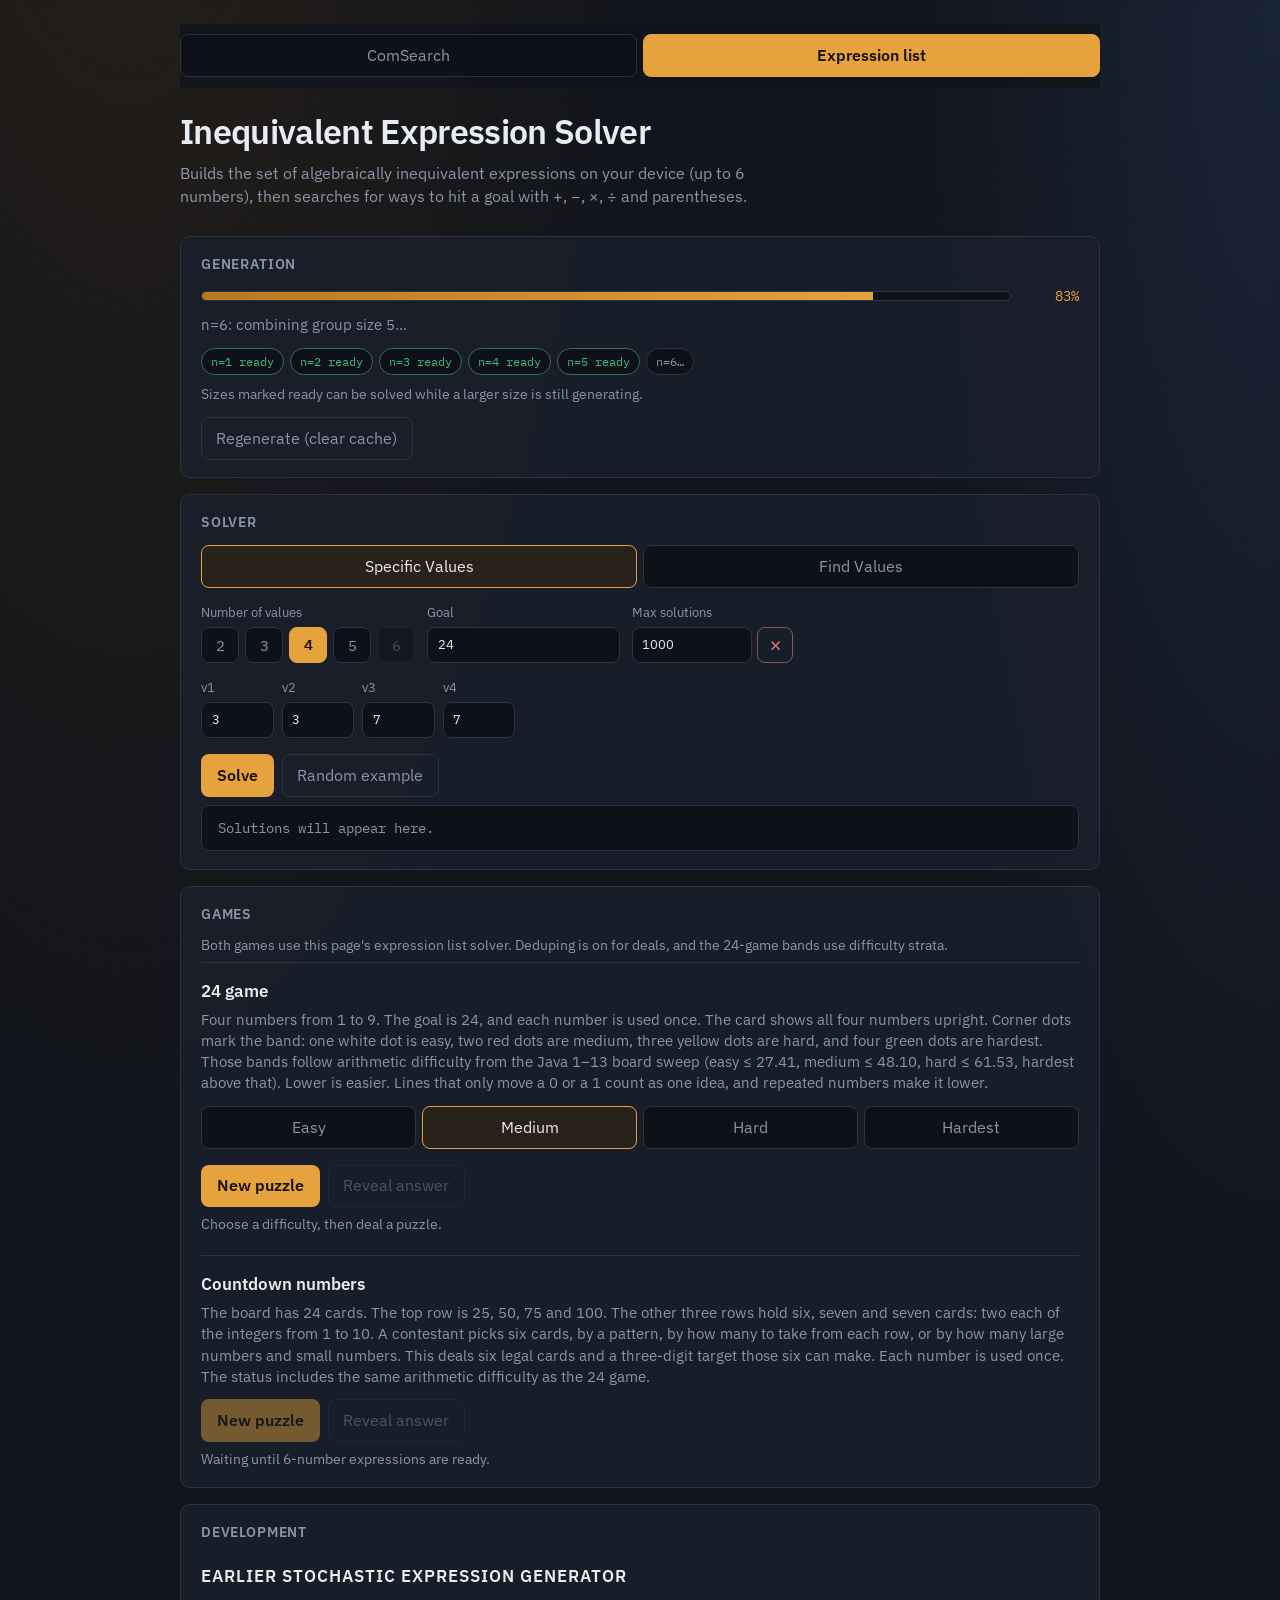
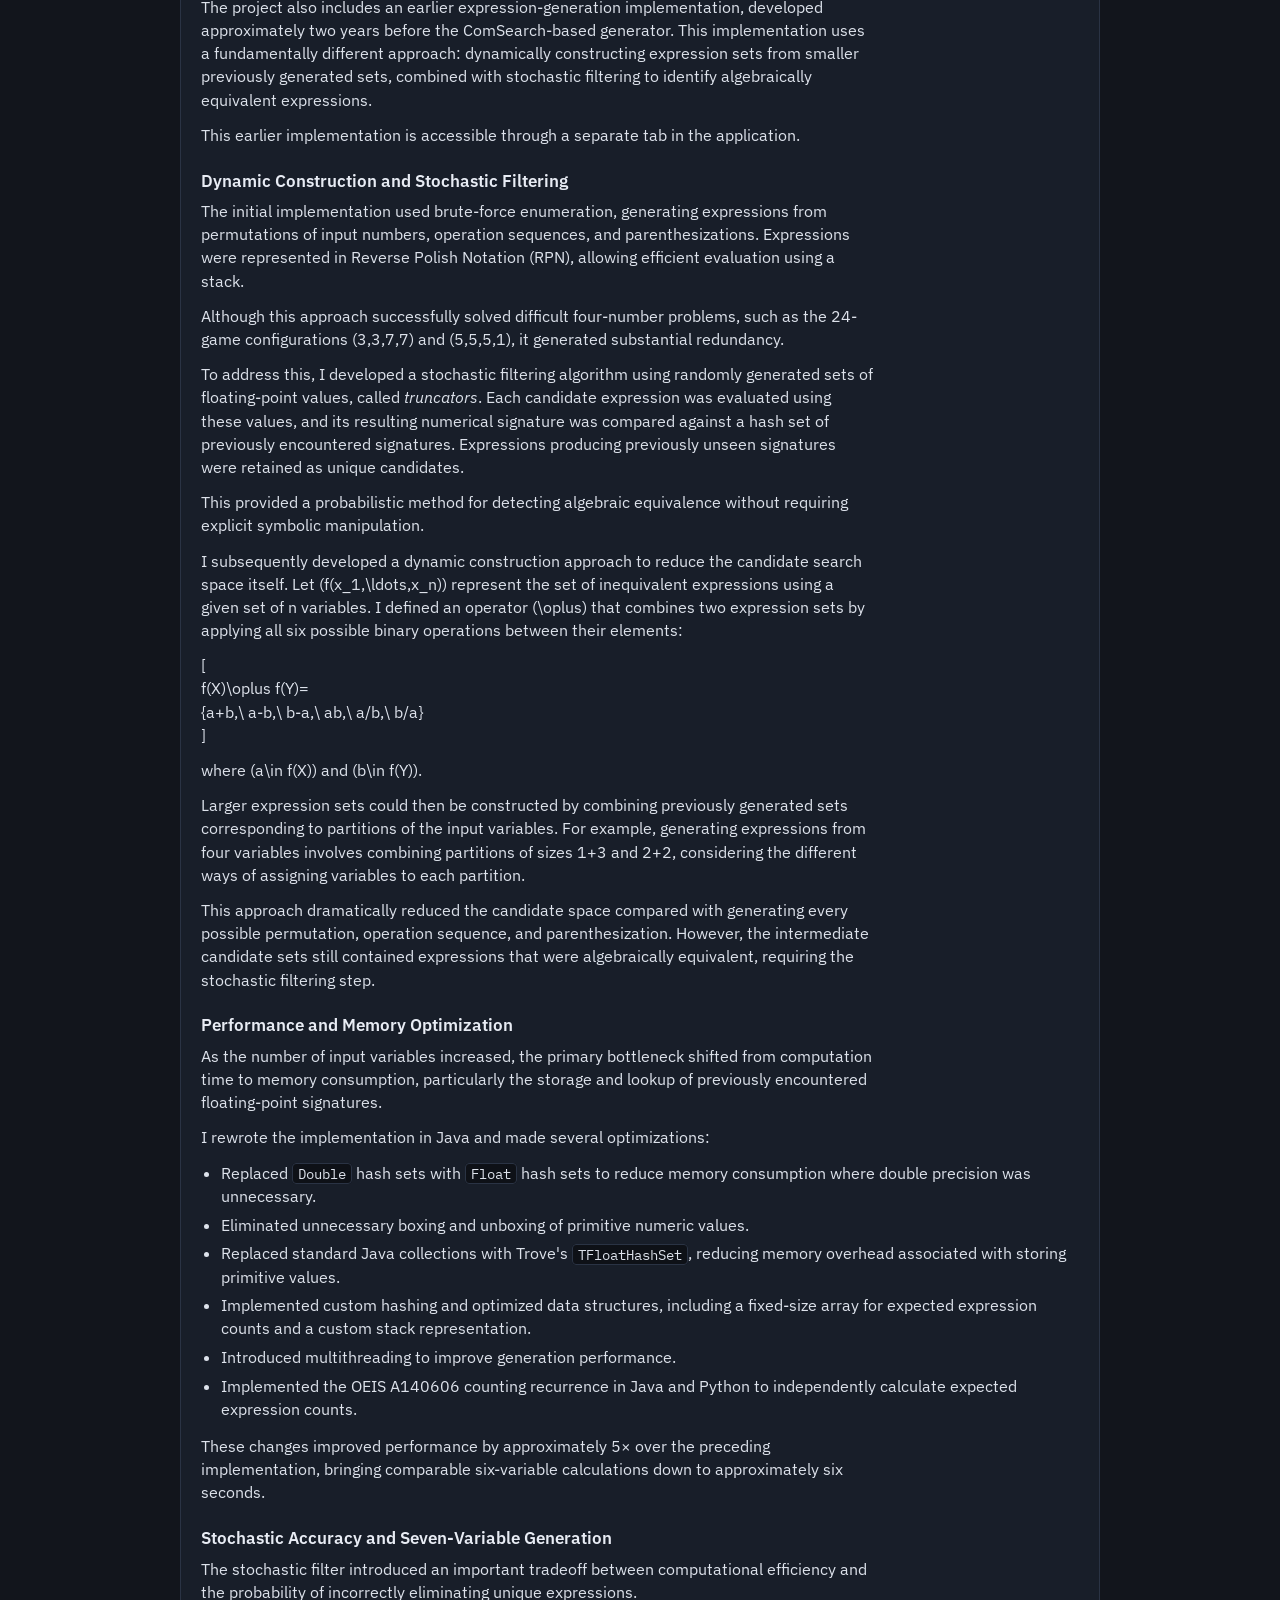
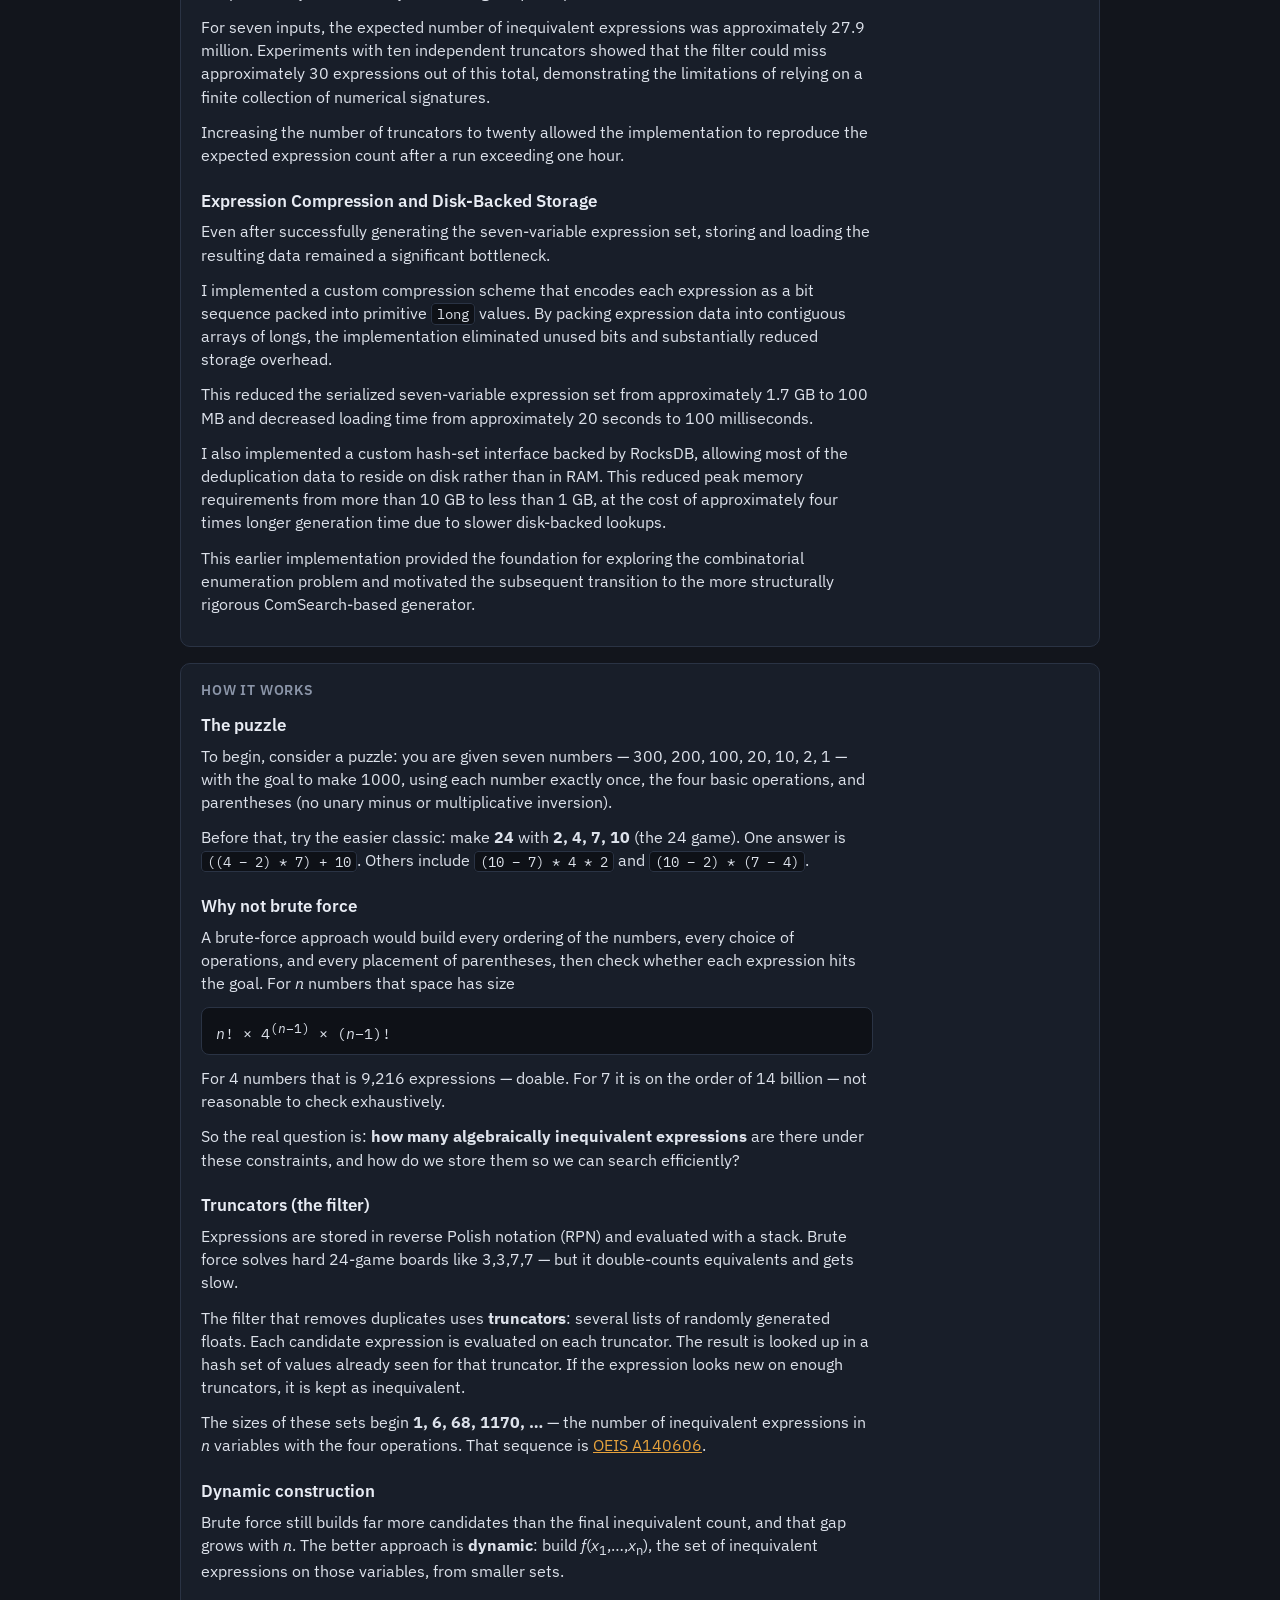
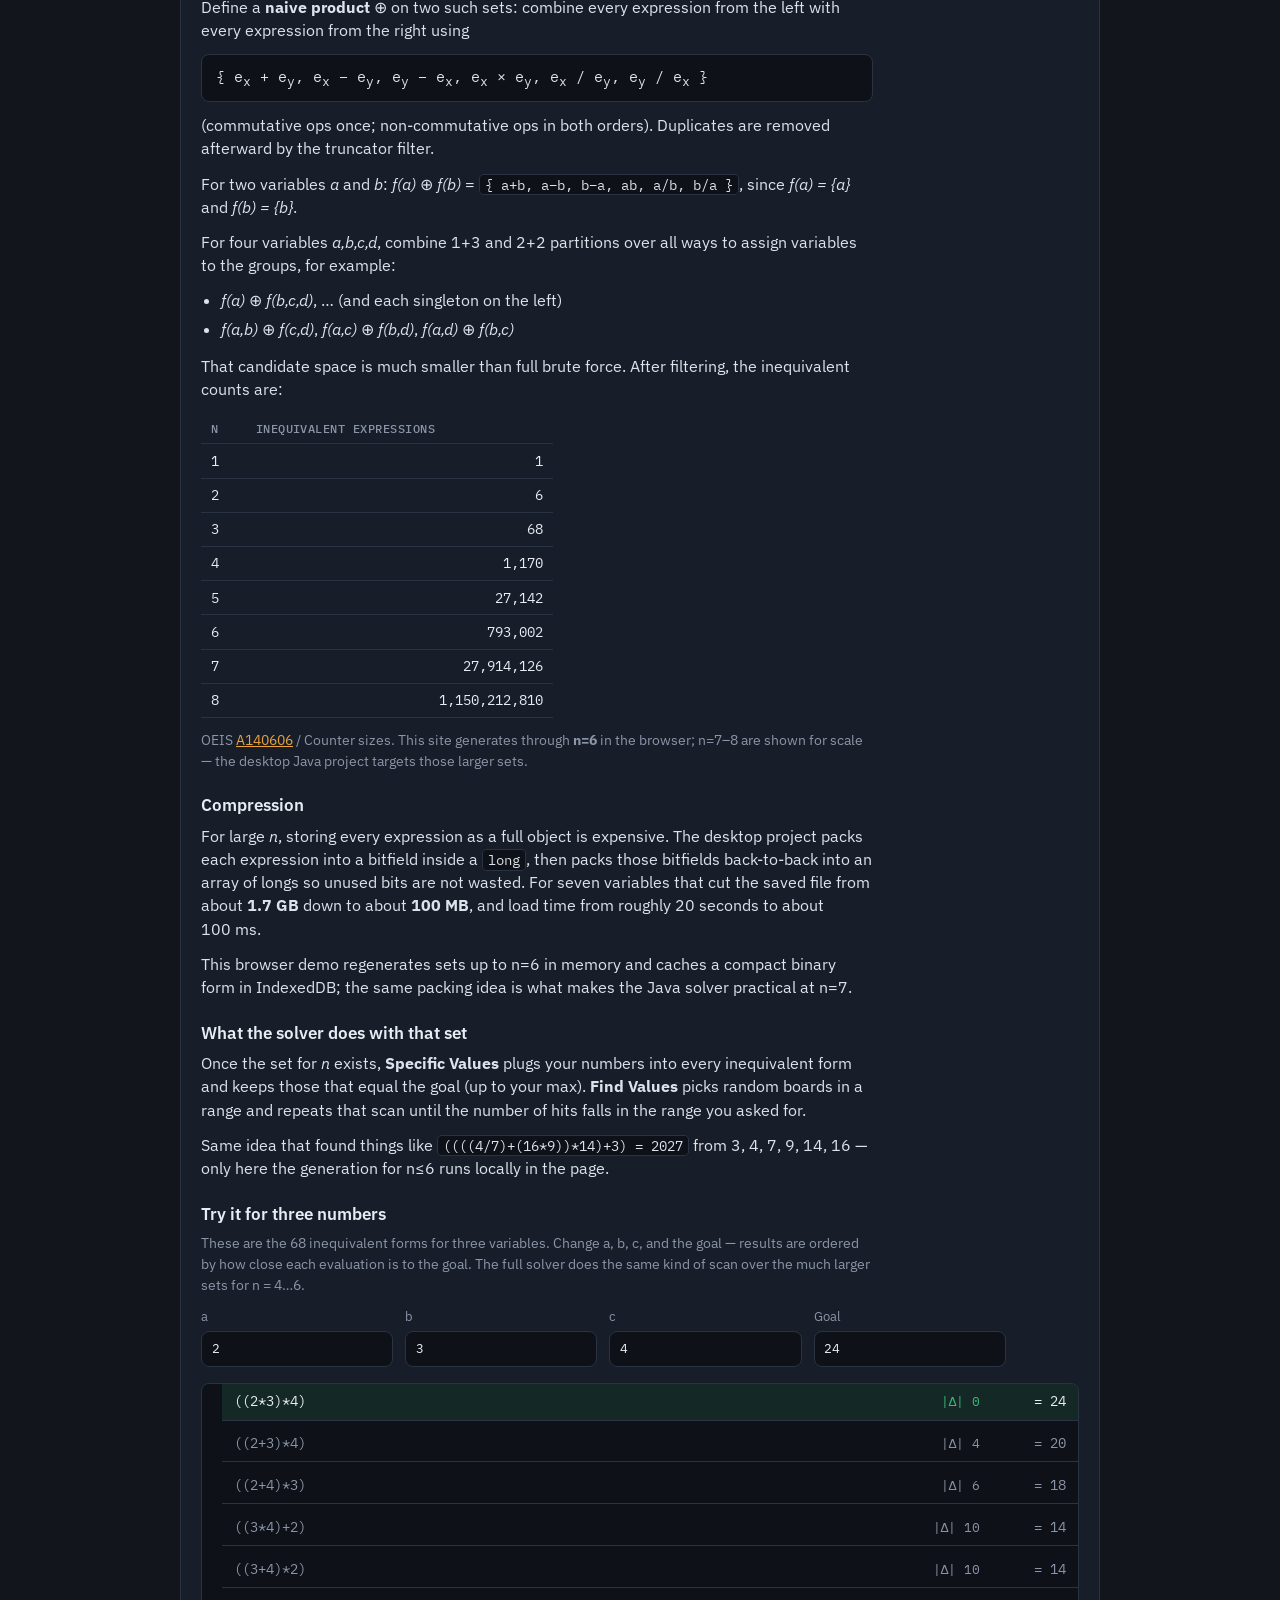
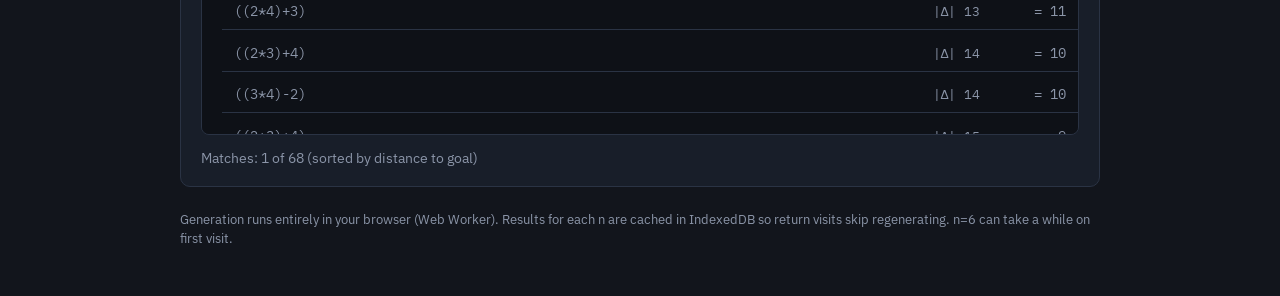
<file: web/index.html>
<!DOCTYPE html>
<html lang="en">
  <head>
    <meta charset="UTF-8" />
    <meta name="viewport" content="width=device-width, initial-scale=1" />
    <title>Inequivalent Expression Solver</title>
    <link rel="preconnect" href="https://fonts.googleapis.com" />
    <link rel="preconnect" href="https://fonts.gstatic.com" crossorigin />
    <link
      href="https://fonts.googleapis.com/css2?family=IBM+Plex+Mono:wght@400;500&family=IBM+Plex+Sans:wght@400;500;600&family=Lilita+One&display=swap"
      rel="stylesheet"
    />
    <link rel="stylesheet" href="./styles.css" />
  </head>
  <body>
    <div class="shell">
      <nav class="solver-tabs" aria-label="Solvers">
        <a href="./comsearch.html">ComSearch</a>
        <a href="./index.html" aria-current="page">Expression list</a>
      </nav>
      <header class="hero">
        <h1>Inequivalent Expression Solver</h1>
        <p>
          Builds the set of algebraically inequivalent expressions on your device (up to 6
          numbers), then searches for ways to hit a goal with +, −, ×, ÷ and parentheses.
        </p>
      </header>

      <section class="panel" aria-labelledby="gen-heading">
        <h2 id="gen-heading">Generation</h2>
        <div class="progress-row">
          <div class="bar" aria-hidden="true"><span id="progressFill"></span></div>
          <div class="pct" id="progressPct">0%</div>
        </div>
        <div class="status-line" id="statusLine">Starting…</div>
        <div class="level-pills" id="levelPills"></div>
        <p class="hint">Sizes marked ready can be solved while a larger size is still generating.</p>
        <div class="actions">
          <button type="button" class="ghost" id="regenBtn">Regenerate (clear cache)</button>
        </div>
      </section>

      <section class="panel" aria-labelledby="solver-heading">
        <h2 id="solver-heading">Solver</h2>

        <div class="modes" role="tablist">
          <button type="button" class="active" id="modeSpecific" data-mode="specific">
            Specific Values
          </button>
          <button type="button" id="modeFind" data-mode="find">Find Values</button>
        </div>

        <div class="toolbar">
          <div class="field">
            <span class="field-label">Number of values</span>
            <div class="n-buttons" id="nButtons" role="group" aria-label="Number of values"></div>
          </div>
          <label class="field">
            Goal
            <input id="goal" type="text" inputmode="decimal" value="24" autocomplete="off" />
          </label>
          <div class="field">
            <span class="field-label">Max solutions</span>
            <span class="input-clear">
              <input id="maxSolutionsCap" type="text" inputmode="numeric" value="1000" autocomplete="off" placeholder="No limit" />
              <button type="button" class="clear-max" id="clearMaxSolutions" aria-label="Clear max solutions">×</button>
            </span>
          </div>
        </div>

        <div id="specificPanel">
          <div class="grid-values" id="valueFields"></div>
        </div>

        <div id="findPanel" class="hidden">
          <div class="row-2">
            <label class="field">
              Min value
              <input id="minValue" type="text" inputmode="numeric" value="1" autocomplete="off" />
            </label>
            <label class="field">
              Max value (exclusive)
              <input id="maxValue" type="text" inputmode="numeric" value="15" autocomplete="off" />
            </label>
            <label class="field">
              Min solutions (board)
              <input id="minSolutions" type="text" inputmode="numeric" value="1" autocomplete="off" />
            </label>
            <label class="field">
              Max solutions (board)
              <input id="maxSolutions" type="text" inputmode="numeric" value="50" autocomplete="off" />
            </label>
          </div>
        </div>

        <div class="actions">
          <button type="button" class="primary" id="runBtn" disabled>Solve</button>
          <button type="button" class="ghost" id="randomBtn" disabled>Random example</button>
        </div>
        <div class="meta" id="solveMeta"></div>
        <div class="results" id="results" aria-live="polite"></div>
      </section>

      <section class="panel games" id="games" aria-labelledby="games-heading"></section>

      <section class="panel" aria-labelledby="dev-heading">
        <h2 id="dev-heading">Development</h2>
        <div class="explain-body" id="development">Loading the development notes…</div>
      </section>

      <section class="panel explain" aria-labelledby="explain-heading">
        <h2 id="explain-heading">How it works</h2>

        <div class="explain-body">
          <h3>The puzzle</h3>
          <p>
            To begin, consider a puzzle: you are given seven numbers — 300, 200, 100, 20, 10, 2, 1 —
            with the goal to make 1000, using each number exactly once, the four basic operations, and
            parentheses (no unary minus or multiplicative inversion).
          </p>
          <p>
            Before that, try the easier classic: make <strong>24</strong> with
            <strong>2, 4, 7, 10</strong> (the 24 game). One answer is
            <code>((4 − 2) * 7) + 10</code>. Others include <code>(10 − 7) * 4 * 2</code> and
            <code>(10 − 2) * (7 − 4)</code>.
          </p>

          <h3>Why not brute force</h3>
          <p>
            A brute-force approach would build every ordering of the numbers, every choice of
            operations, and every placement of parentheses, then check whether each expression hits
            the goal. For <em>n</em> numbers that space has size
          </p>
          <p class="formula"><em>n</em>! × 4<sup>(<em>n</em>−1)</sup> × (<em>n</em>−1)!</p>
          <p>
            For 4 numbers that is 9,216 expressions — doable. For 7 it is on the order of 14 billion —
            not reasonable to check exhaustively.
          </p>
          <p>
            So the real question is:
            <strong>how many algebraically inequivalent expressions</strong> are there under these
            constraints, and how do we store them so we can search efficiently?
          </p>

          <h3>Truncators (the filter)</h3>
          <p>
            Expressions are stored in reverse Polish notation (RPN) and evaluated with a stack. Brute
            force solves hard 24-game boards like 3,3,7,7 — but it double-counts equivalents and gets
            slow.
          </p>
          <p>
            The filter that removes duplicates uses <strong>truncators</strong>: several lists of
            randomly generated floats. Each candidate expression is evaluated on each truncator. The
            result is looked up in a hash set of values already seen for that truncator. If the
            expression looks new on enough truncators, it is kept as inequivalent.
          </p>
          <p>
            The sizes of these sets begin <strong>1, 6, 68, 1170, …</strong> — the number of
            inequivalent expressions in <em>n</em> variables with the four operations. That sequence
            is
            <a href="https://oeis.org/A140606" rel="noopener noreferrer" target="_blank"
              >OEIS A140606</a
            >.
          </p>

          <h3>Dynamic construction</h3>
          <p>
            Brute force still builds far more candidates than the final inequivalent count, and that
            gap grows with <em>n</em>. The better approach is <strong>dynamic</strong>: build
            <em>f</em>(<em>x</em><sub>1</sub>,…,<em>x</em><sub>n</sub>), the set of inequivalent
            expressions on those variables, from smaller sets.
          </p>
          <p>
            Define a <strong>naive product</strong> ⊕ on two such sets: combine every expression from
            the left with every expression from the right using
          </p>
          <p class="formula">
            { e<sub>x</sub> + e<sub>y</sub>, e<sub>x</sub> − e<sub>y</sub>, e<sub>y</sub> −
            e<sub>x</sub>, e<sub>x</sub> × e<sub>y</sub>, e<sub>x</sub> / e<sub>y</sub>, e<sub>y</sub> /
            e<sub>x</sub> }
          </p>
          <p>
            (commutative ops once; non-commutative ops in both orders). Duplicates are removed
            afterward by the truncator filter.
          </p>
          <p>
            For two variables <em>a</em> and <em>b</em>:
            <em>f(a)</em> ⊕ <em>f(b)</em> =
            <code>{ a+b, a−b, b−a, ab, a/b, b/a }</code>, since <em>f(a) = {a}</em> and
            <em>f(b) = {b}</em>.
          </p>
          <p>
            For four variables <em>a,b,c,d</em>, combine 1+3 and 2+2 partitions over all ways to assign
            variables to the groups, for example:
          </p>
          <ul class="explain-list">
            <li><em>f(a)</em> ⊕ <em>f(b,c,d)</em>, … (and each singleton on the left)</li>
            <li>
              <em>f(a,b)</em> ⊕ <em>f(c,d)</em>, <em>f(a,c)</em> ⊕ <em>f(b,d)</em>,
              <em>f(a,d)</em> ⊕ <em>f(b,c)</em>
            </li>
          </ul>
          <p>
            That candidate space is much smaller than full brute force. After filtering, the
            inequivalent counts are:
          </p>

          <div class="table-wrap">
            <table class="count-table">
              <thead>
                <tr>
                  <th scope="col">n</th>
                  <th scope="col">Inequivalent expressions</th>
                </tr>
              </thead>
              <tbody>
                <tr><td>1</td><td>1</td></tr>
                <tr><td>2</td><td>6</td></tr>
                <tr><td>3</td><td>68</td></tr>
                <tr><td>4</td><td>1,170</td></tr>
                <tr><td>5</td><td>27,142</td></tr>
                <tr><td>6</td><td>793,002</td></tr>
                <tr><td>7</td><td>27,914,126</td></tr>
                <tr><td>8</td><td>1,150,212,810</td></tr>
              </tbody>
            </table>
          </div>
          <p class="explain-note">
            OEIS
            <a href="https://oeis.org/A140606" rel="noopener noreferrer" target="_blank">A140606</a>
            / Counter sizes. This site generates through <strong>n=6</strong> in the browser; n=7–8
            are shown for scale — the desktop Java project targets those larger sets.
          </p>

          <h3>Compression</h3>
          <p>
            For large <em>n</em>, storing every expression as a full object is expensive. The desktop
            project packs each expression into a bitfield inside a <code>long</code>, then packs those
            bitfields back-to-back into an array of longs so unused bits are not wasted. For seven
            variables that cut the saved file from about <strong>1.7&nbsp;GB</strong> down to about
            <strong>100&nbsp;MB</strong>, and load time from roughly 20 seconds to about 100&nbsp;ms.
          </p>
          <p>
            This browser demo regenerates sets up to n=6 in memory and caches a compact binary form in
            IndexedDB; the same packing idea is what makes the Java solver practical at n=7.
          </p>

          <h3>What the solver does with that set</h3>
          <p>
            Once the set for <em>n</em> exists, <strong>Specific Values</strong> plugs your numbers
            into every inequivalent form and keeps those that equal the goal (up to your max).
            <strong>Find Values</strong> picks random boards in a range and repeats that scan until
            the number of hits falls in the range you asked for.
          </p>
          <p>
            Same idea that found things like
            <code>((((4/7)+(16*9))*14)+3) = 2027</code> from 3, 4, 7, 9, 14, 16 — only here the
            generation for n≤6 runs locally in the page.
          </p>

          <h3>Try it for three numbers</h3>
          <p class="explain-note">
            These are the 68 inequivalent forms for three variables. Change a, b, c, and the goal —
            results are ordered by how close each evaluation is to the goal. The full solver does the
            same kind of scan over the much larger sets for n = 4…6.
          </p>

          <div class="toolbar demo-toolbar">
            <label class="field">
              a
              <input id="demoA" type="text" inputmode="decimal" value="2" autocomplete="off" />
            </label>
            <label class="field">
              b
              <input id="demoB" type="text" inputmode="decimal" value="3" autocomplete="off" />
            </label>
            <label class="field">
              c
              <input id="demoC" type="text" inputmode="decimal" value="4" autocomplete="off" />
            </label>
            <label class="field">
              Goal
              <input id="demoGoal" type="text" inputmode="decimal" value="24" autocomplete="off" />
            </label>
          </div>
          <ul class="demo-list" id="demoList" aria-live="polite"></ul>
          <div class="meta" id="demoMeta">Matches: 0 of 68</div>
        </div>
      </section>

      <footer class="note">
        Generation runs entirely in your browser (Web Worker). Results for each n are cached in
        IndexedDB so return visits skip regenerating. n=6 can take a while on first visit.
      </footer>
    </div>
    <script type="module" src="./main.js"></script>
  </body>
</html>
</file>
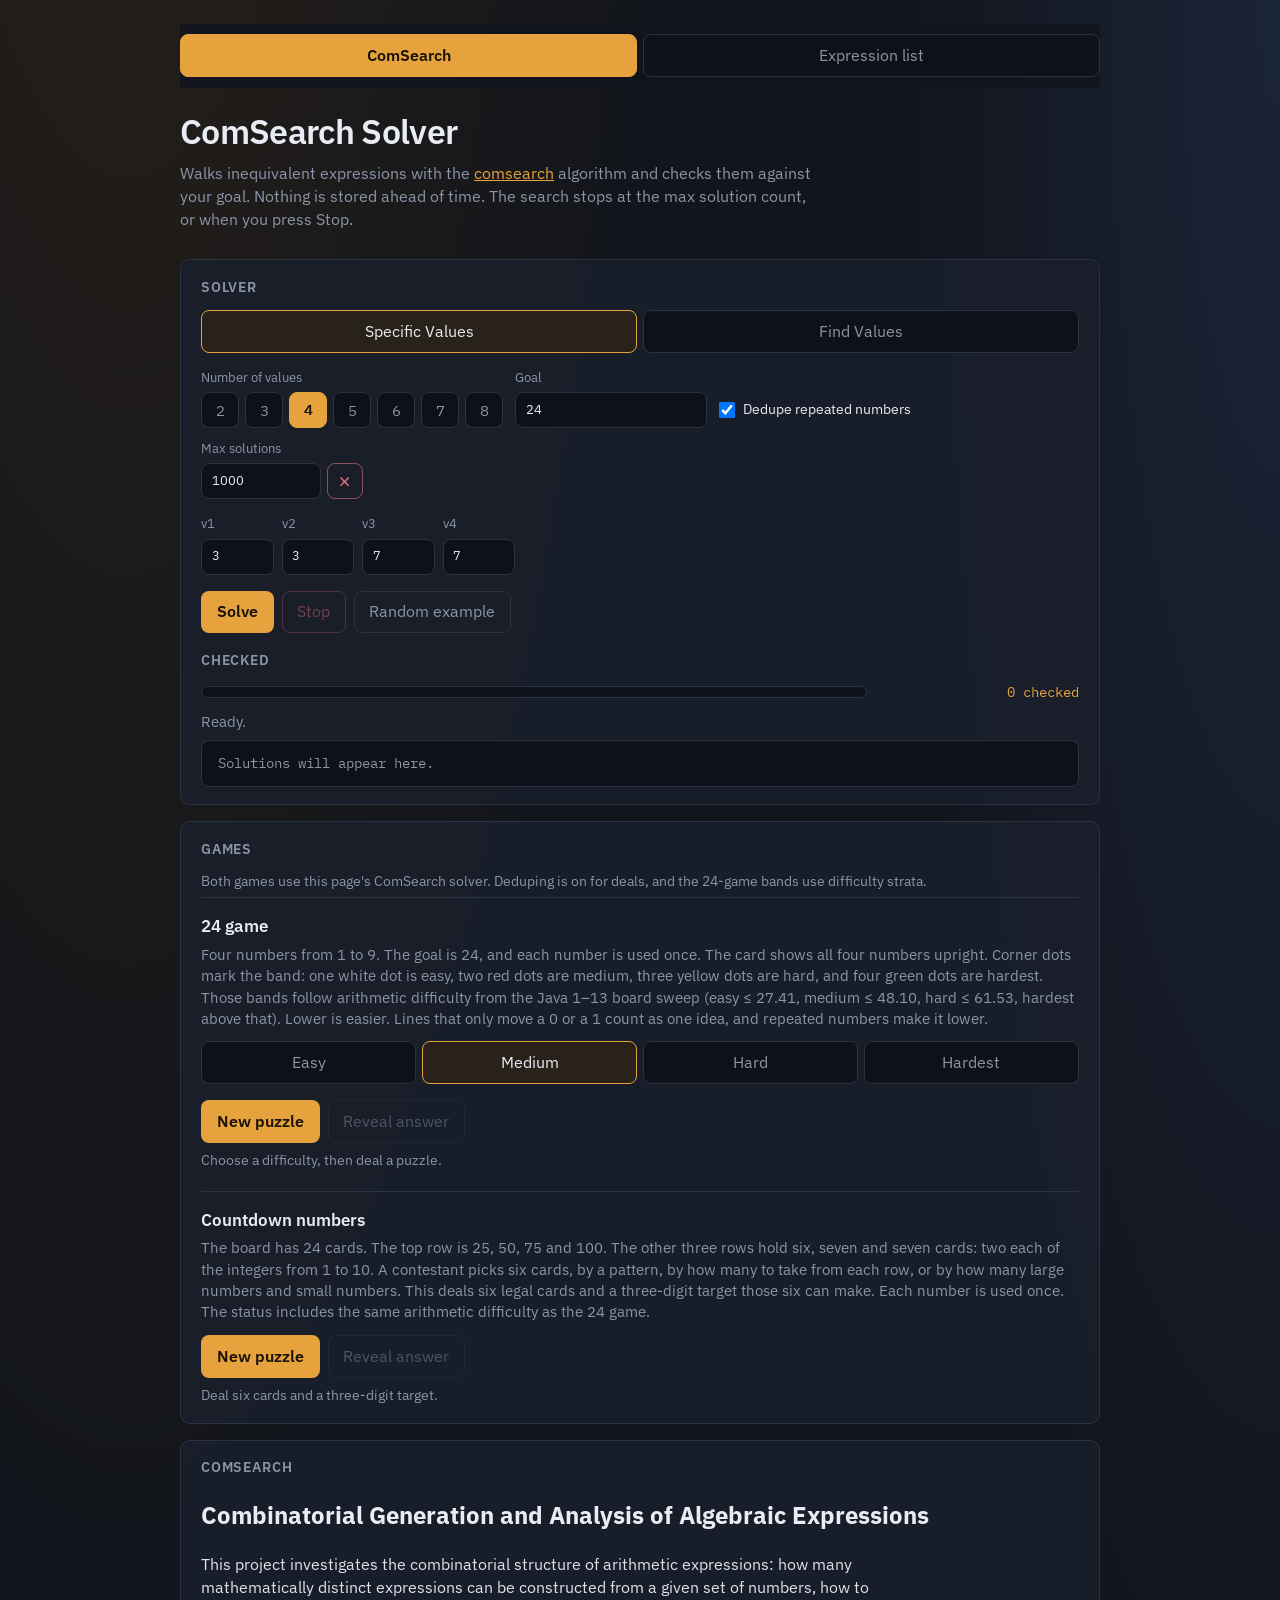
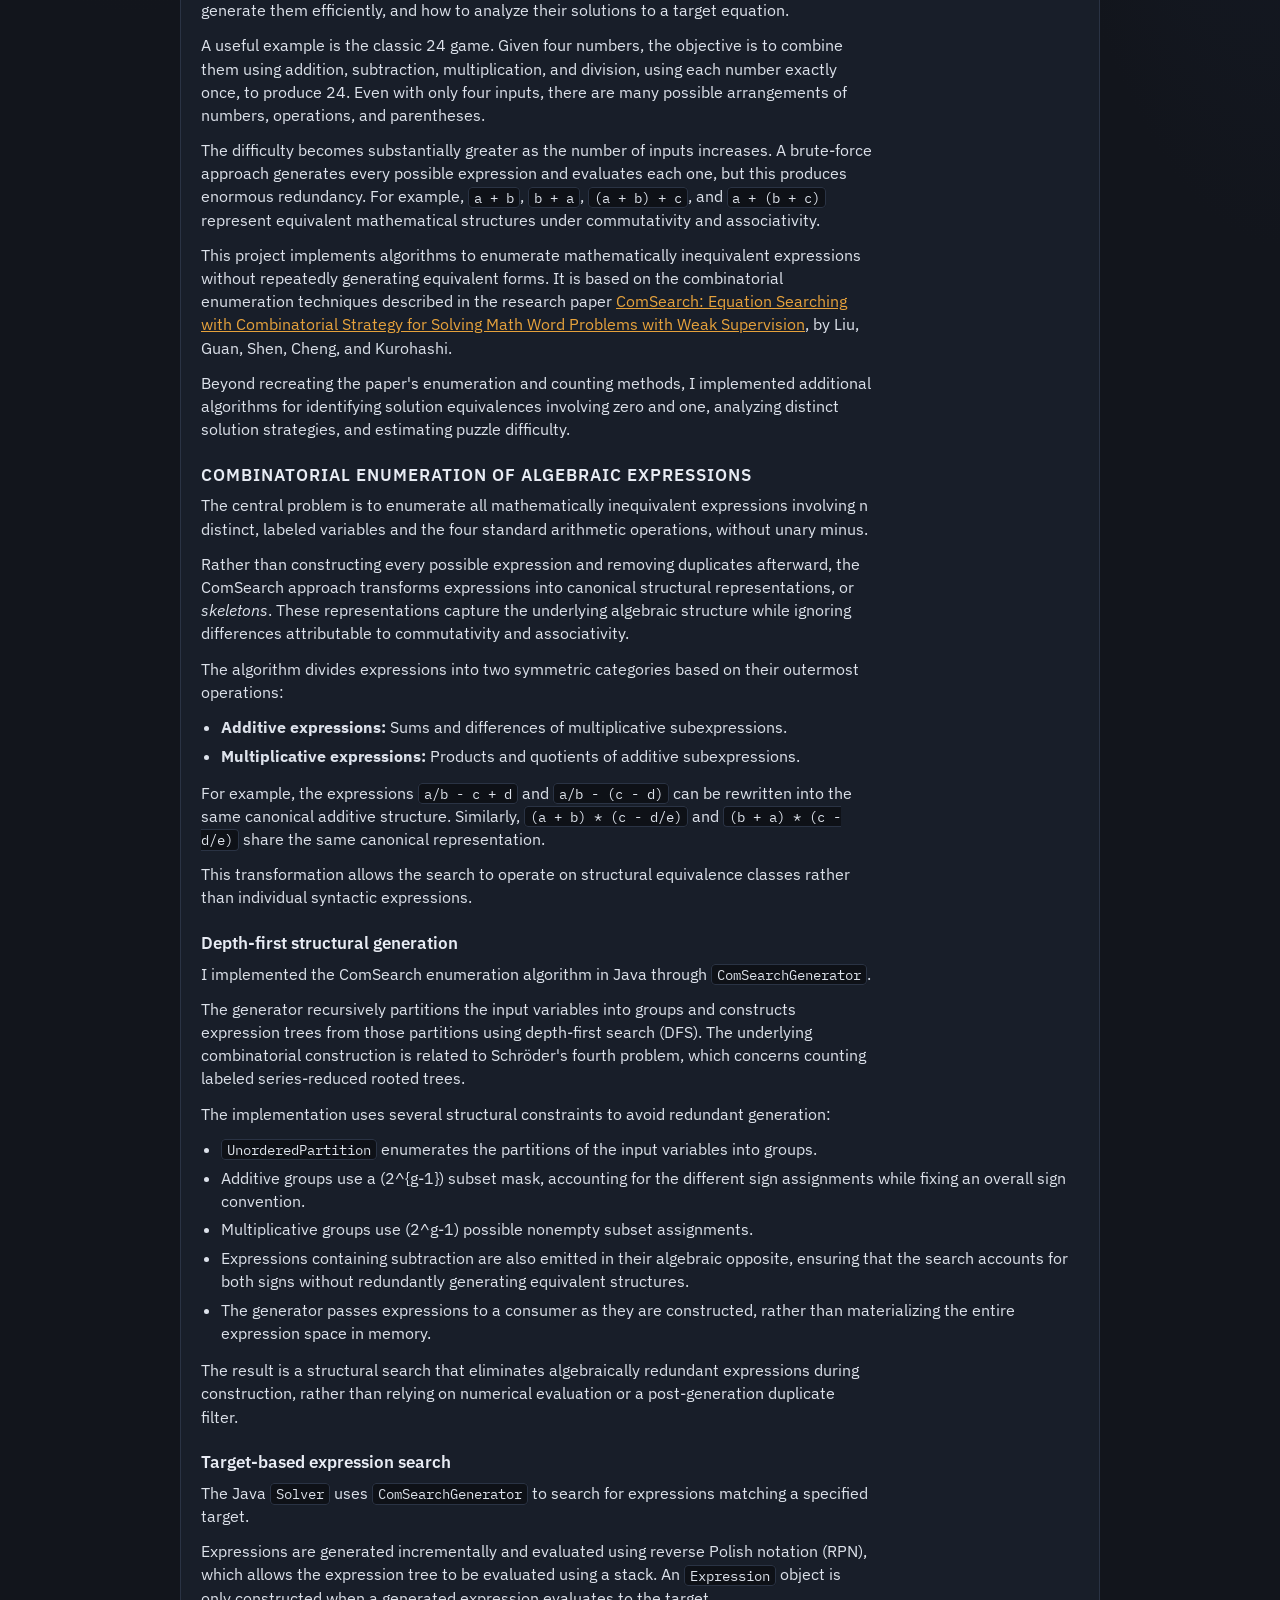
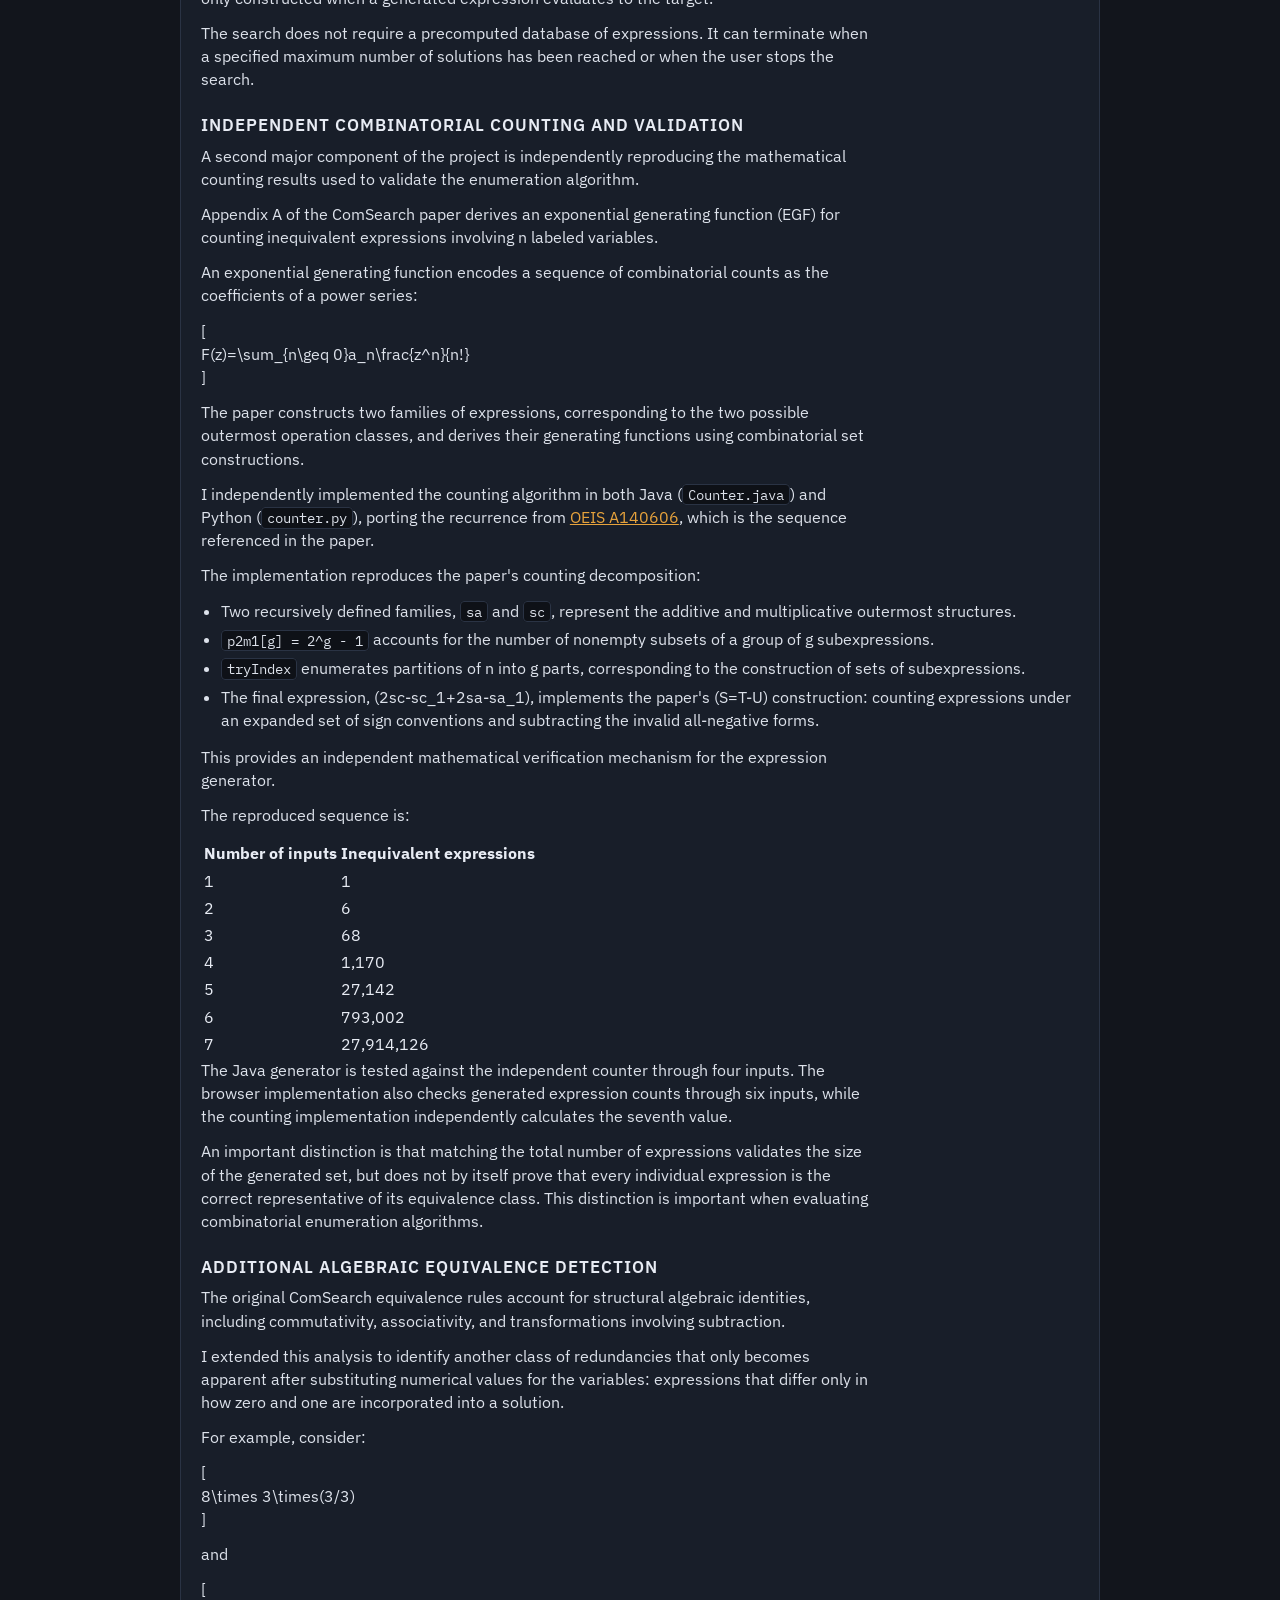
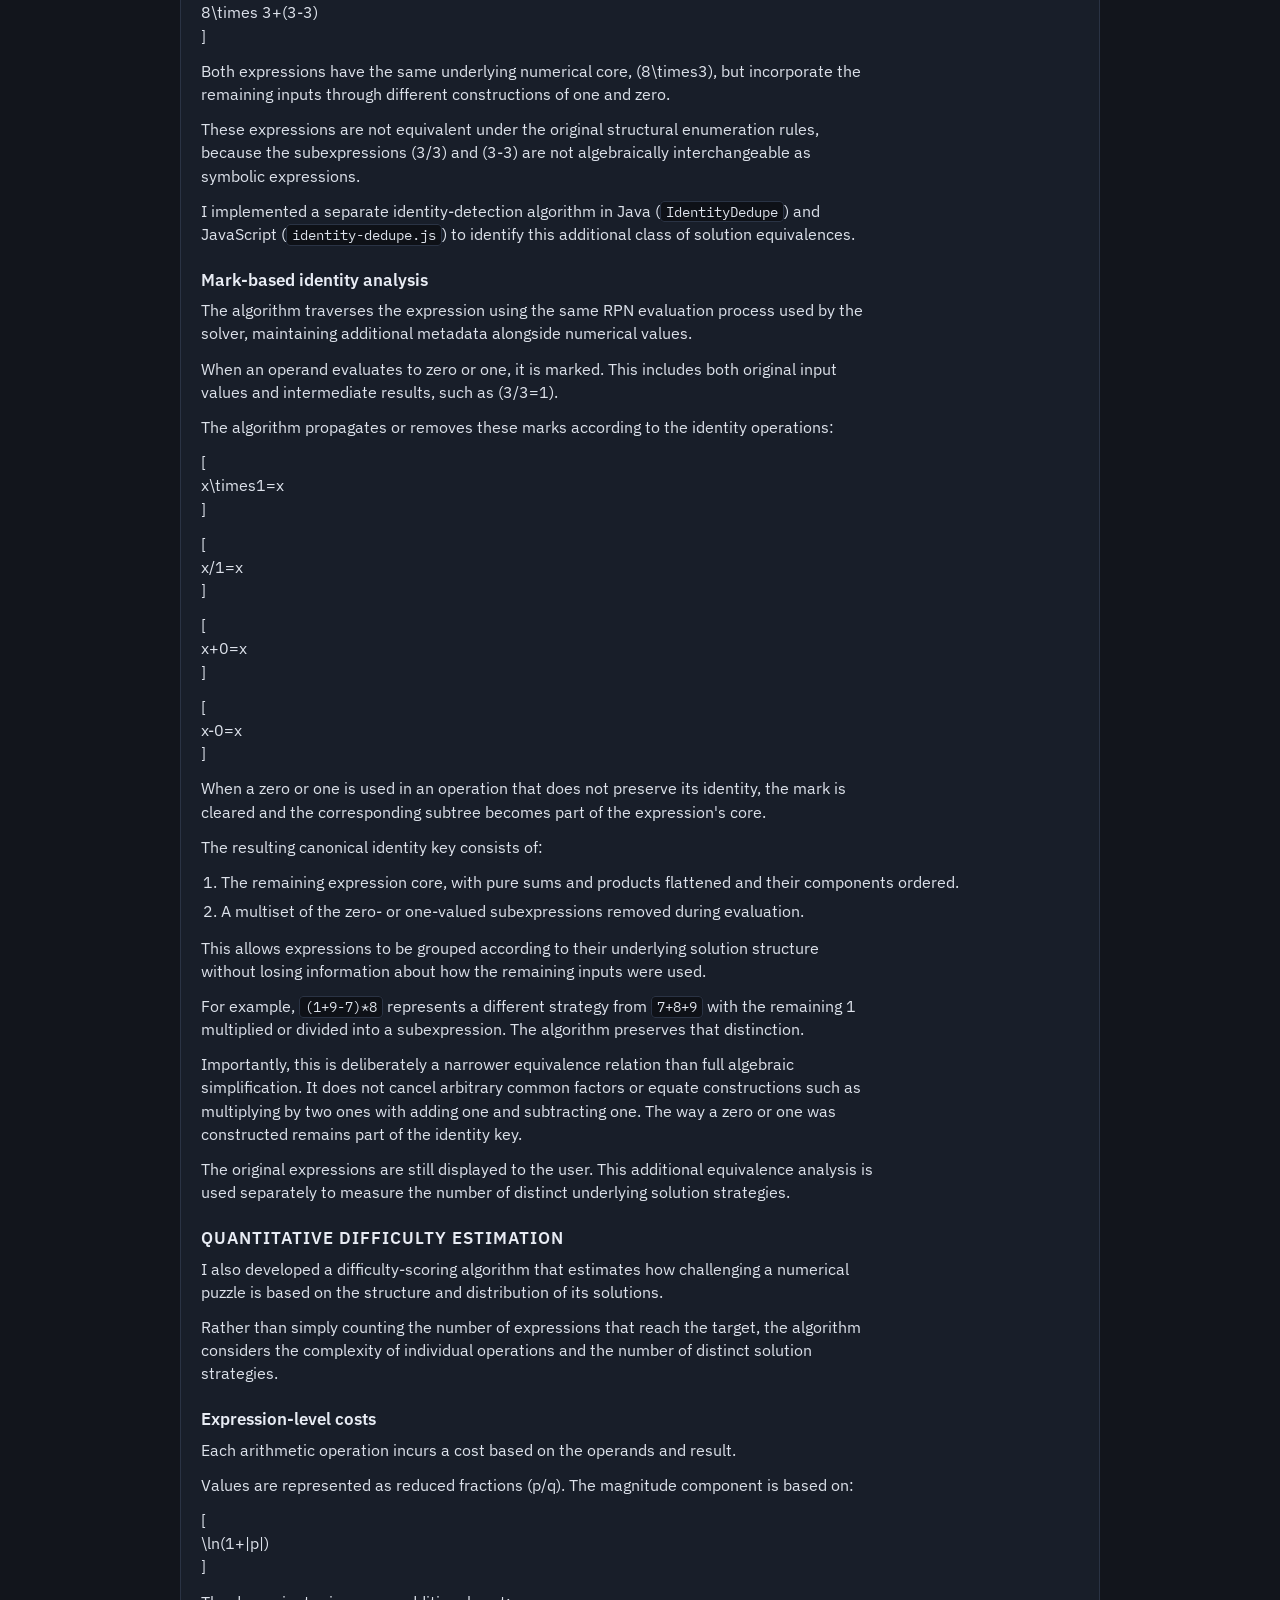
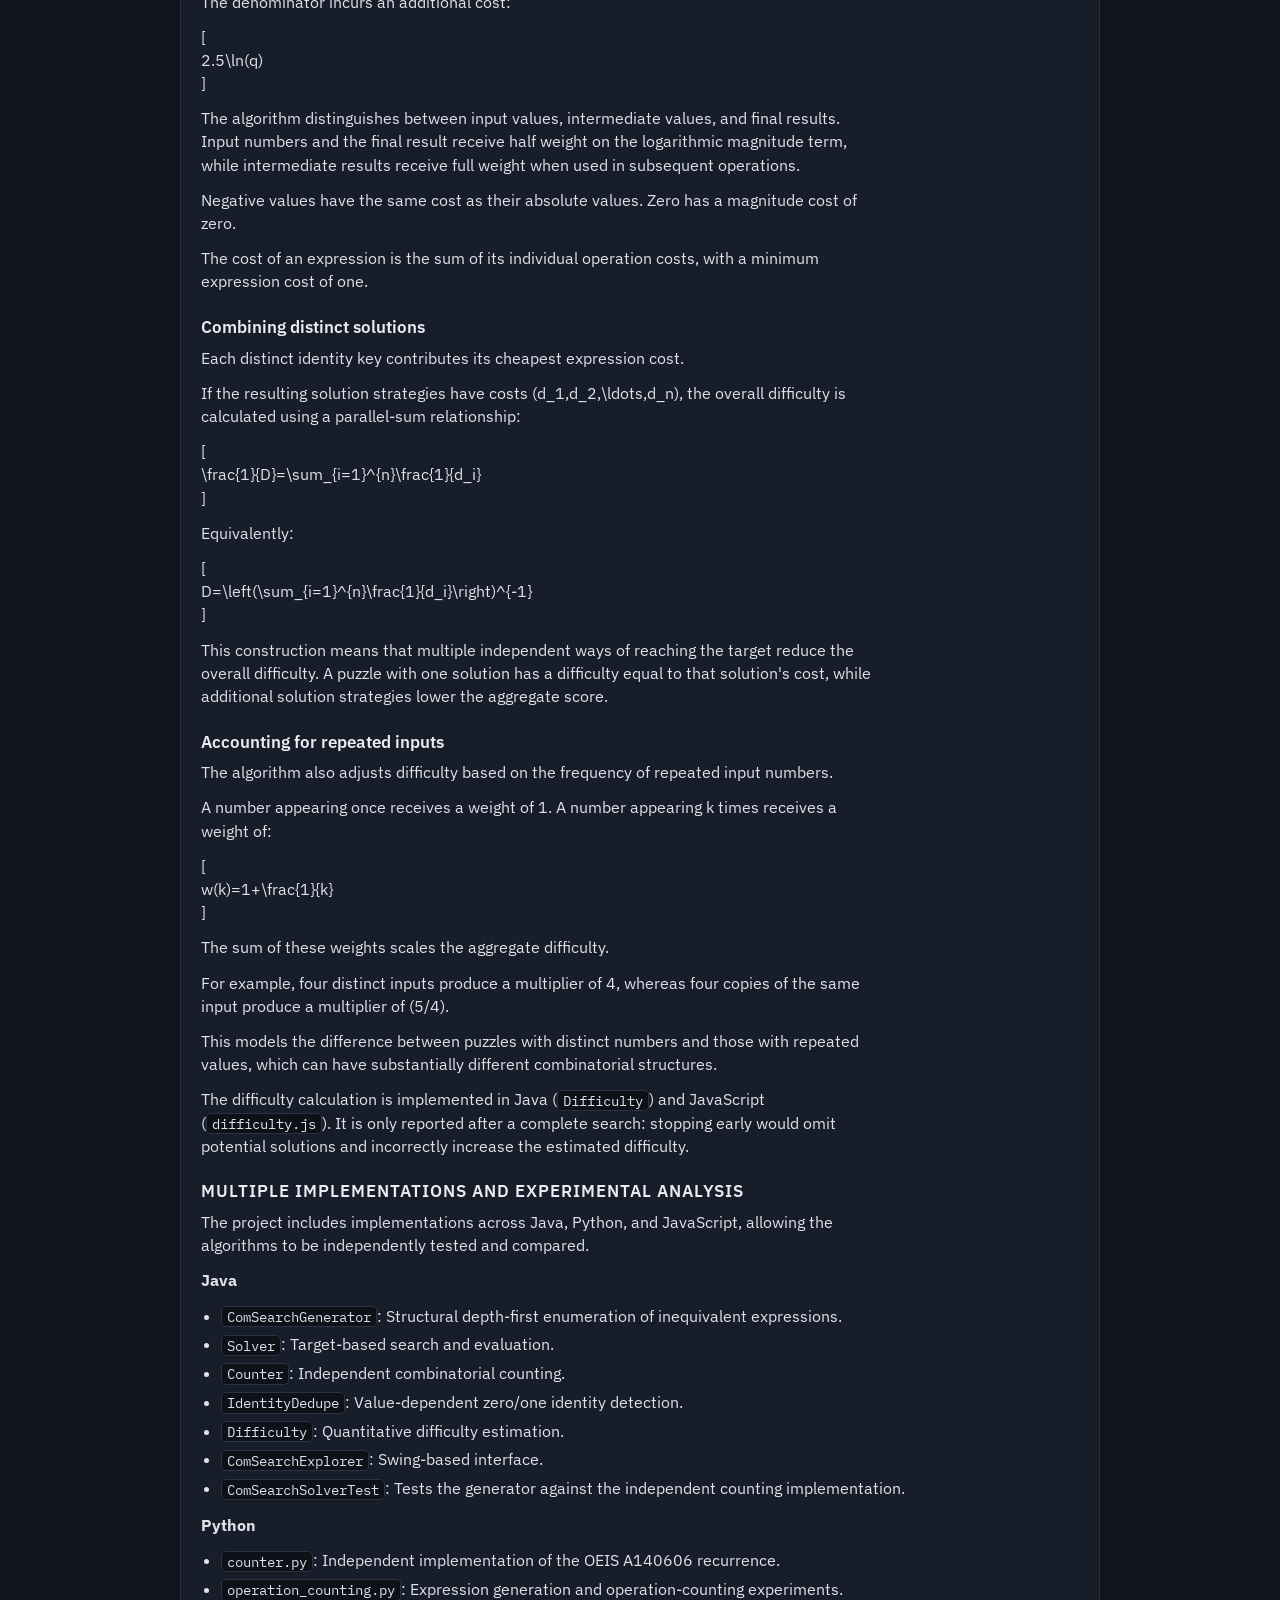
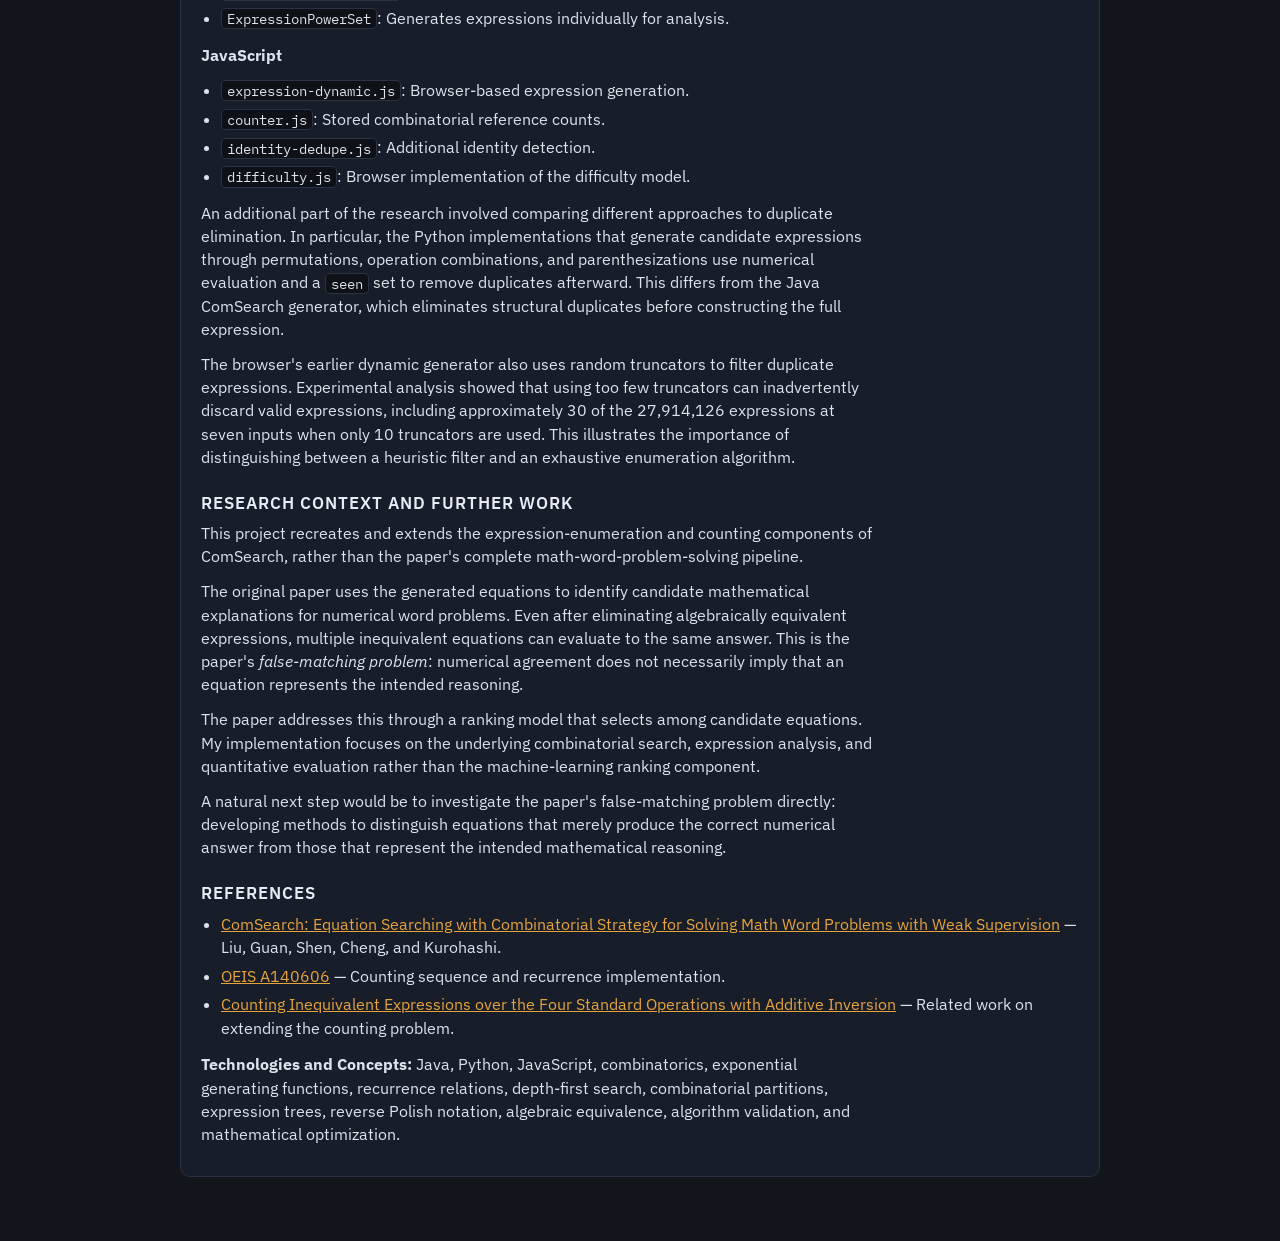
<file: web/comsearch.html>
<!DOCTYPE html>
<html lang="en">
  <head>
    <meta charset="UTF-8" />
    <meta name="viewport" content="width=device-width, initial-scale=1" />
    <title>ComSearch Solver</title>
    <link rel="preconnect" href="https://fonts.googleapis.com" />
    <link rel="preconnect" href="https://fonts.gstatic.com" crossorigin />
    <link
      href="https://fonts.googleapis.com/css2?family=IBM+Plex+Mono:wght@400;500&family=IBM+Plex+Sans:wght@400;500;600&family=Lilita+One&display=swap"
      rel="stylesheet"
    />
    <link rel="stylesheet" href="./styles.css" />
    <link rel="stylesheet" href="./comsearch.css" />
  </head>
  <body>
    <div class="shell">
      <nav class="solver-tabs" aria-label="Solvers">
        <a href="./comsearch.html" aria-current="page">ComSearch</a>
        <a href="./index.html">Expression list</a>
      </nav>
      <header class="hero">
        <h1>ComSearch Solver</h1>
        <p>
          Walks inequivalent expressions with the
          <a href="https://arxiv.org/pdf/2210.07017" target="_blank" rel="noopener noreferrer"
            >comsearch</a
          >
          algorithm and checks them against your goal. Nothing is stored ahead of time. The search
          stops at the max solution count, or when you press Stop.
        </p>
      </header>

      <section class="panel" aria-labelledby="solver-heading">
        <h2 id="solver-heading">Solver</h2>

        <div class="modes" role="tablist">
          <button type="button" class="active" id="modeSpecific" data-mode="specific">
            Specific Values
          </button>
          <button type="button" id="modeFind" data-mode="find">Find Values</button>
        </div>

        <div class="toolbar">
          <div class="field">
            <span class="field-label">Number of values</span>
            <div class="n-buttons" id="nButtons" role="group" aria-label="Number of values"></div>
          </div>
          <label class="field">
            Goal
            <input id="goal" type="text" inputmode="decimal" value="24" autocomplete="off" />
          </label>
          <label class="check">
            <input id="dedupeRepeated" type="checkbox" checked />
            Dedupe repeated numbers
          </label>
          <div class="field">
            <span class="field-label">Max solutions</span>
            <span class="input-clear">
              <input id="maxSolutionsCap" type="text" inputmode="numeric" value="1000" autocomplete="off" placeholder="No limit" />
              <button type="button" class="clear-max" id="clearMaxSolutions" aria-label="Clear max solutions">×</button>
            </span>
          </div>
        </div>

        <div id="specificPanel">
          <div class="grid-values" id="valueFields"></div>
        </div>

        <div id="findPanel" class="hidden">
          <div class="row-2">
            <label class="field">
              Min value
              <input id="minValue" type="text" inputmode="numeric" value="1" autocomplete="off" />
            </label>
            <label class="field">
              Max value (exclusive)
              <input id="maxValue" type="text" inputmode="numeric" value="15" autocomplete="off" />
            </label>
            <label class="field">
              Min solutions (board)
              <input id="minSolutions" type="text" inputmode="numeric" value="1" autocomplete="off" />
            </label>
            <label class="field">
              Max solutions (board)
              <input id="maxSolutions" type="text" inputmode="numeric" value="50" autocomplete="off" />
            </label>
          </div>
        </div>

        <div class="actions">
          <button type="button" class="primary" id="runBtn">Solve</button>
          <button type="button" class="ghost stop" id="stopBtn" disabled>Stop</button>
          <button type="button" class="ghost" id="randomBtn">Random example</button>
        </div>

        <div class="checked-below">
          <h2 id="search-heading">Checked</h2>
          <div class="search-progress">
            <div
              class="search-track"
              id="searchTrack"
              role="progressbar"
              aria-valuemin="0"
              aria-valuenow="0"
              aria-valuemax="1"
              aria-label="Expressions checked"
            >
              <span id="searchFill"></span>
            </div>
            <div class="search-count" id="searchCount">0 checked</div>
          </div>
          <div class="search-label" id="searchLabel">Ready.</div>
        </div>

        <div class="meta" id="solveMeta"></div>
        <div class="results" id="results" aria-live="polite"></div>
      </section>

      <section class="panel games" id="games" aria-labelledby="games-heading"></section>

      <section class="panel" aria-labelledby="notes-heading">
        <h2 id="notes-heading">ComSearch</h2>
        <div class="explain-body" id="comsearch-notes">Loading the ComSearch notes…</div>
      </section>
    </div>
    <script type="module" src="./comsearch-main.js"></script>
  </body>
</html>
</file>
<file: web/styles.css>
:root {
  --bg: #12151c;
  --bg-elevated: #1a1f2b;
  --bg-input: #0e1117;
  --border: #2a3344;
  --text: #e8ecf4;
  --muted: #8b95a8;
  --accent: #e6a23c;
  --accent-dim: #b87a1f;
  --ok: #3dba7a;
  --danger: #e06c75;
  --focus: #5b8def;
  --radius: 10px;
  --font: "IBM Plex Sans", "Segoe UI", sans-serif;
  --mono: "IBM Plex Mono", "Consolas", monospace;
}

*,
*::before,
*::after {
  box-sizing: border-box;
}

html,
body {
  margin: 0;
  min-height: 100%;
  background:
    radial-gradient(ellipse 80% 50% at 10% -10%, #2a2218 0%, transparent 55%),
    radial-gradient(ellipse 60% 40% at 100% 0%, #1a2438 0%, transparent 50%),
    var(--bg);
  color: var(--text);
  font-family: var(--font);
  line-height: 1.45;
}

body {
  padding: 1.5rem clamp(1rem, 3vw, 2.5rem) 3rem;
}

.shell {
  max-width: 920px;
  margin: 0 auto;
}

header.hero {
  margin-bottom: 1.75rem;
}

header.hero h1 {
  margin: 0 0 0.35rem;
  font-size: clamp(1.6rem, 3vw, 2.1rem);
  font-weight: 600;
  letter-spacing: -0.02em;
}

header.hero p {
  margin: 0;
  color: var(--muted);
  max-width: 40rem;
}

.panel {
  background: color-mix(in srgb, var(--bg-elevated) 92%, transparent);
  border: 1px solid var(--border);
  border-radius: var(--radius);
  padding: 1.1rem 1.25rem;
  margin-bottom: 1rem;
}

.panel h2 {
  margin: 0 0 0.75rem;
  font-size: 0.85rem;
  font-weight: 600;
  text-transform: uppercase;
  letter-spacing: 0.06em;
  color: var(--muted);
}

.progress-row {
  display: flex;
  align-items: center;
  gap: 0.75rem;
  margin-bottom: 0.5rem;
}

.bar {
  flex: 1;
  height: 10px;
  background: var(--bg-input);
  border-radius: 999px;
  overflow: hidden;
  border: 1px solid var(--border);
}

.bar > span {
  display: block;
  height: 100%;
  width: 0%;
  background: linear-gradient(90deg, var(--accent-dim), var(--accent));
  transition: width 0.2s ease;
}

.pct {
  font-family: var(--mono);
  font-size: 0.85rem;
  min-width: 3.5rem;
  text-align: right;
  color: var(--accent);
}

.status-line {
  font-size: 0.92rem;
  color: var(--muted);
  min-height: 1.4em;
}

.level-pills {
  display: flex;
  flex-wrap: wrap;
  gap: 0.4rem;
  margin-top: 0.75rem;
}

.hint {
  margin: 0.65rem 0 0;
  color: var(--muted);
  font-size: 0.85rem;
}

.pill {
  font-family: var(--mono);
  font-size: 0.75rem;
  padding: 0.25rem 0.55rem;
  border-radius: 999px;
  border: 1px solid var(--border);
  color: var(--muted);
  background: var(--bg-input);
}

.pill.ready {
  color: var(--ok);
  border-color: color-mix(in srgb, var(--ok) 45%, var(--border));
}

.toolbar {
  display: flex;
  flex-wrap: wrap;
  gap: 0.75rem;
  align-items: end;
  margin-bottom: 1rem;
}

label.check {
  display: flex;
  flex-direction: row;
  align-items: center;
  gap: 0.45rem;
  align-self: end;
  min-height: 2.25rem;
  font-size: 0.9rem;
  color: var(--text);
}

label.check input {
  width: 1rem;
  height: 1rem;
  min-height: 0;
  margin: 0;
  padding: 0;
}

label.field,
.field {
  display: flex;
  flex-direction: column;
  gap: 0.3rem;
  font-size: 0.8rem;
  color: var(--muted);
}

.input-clear {
  display: flex;
  align-items: center;
  gap: 0.35rem;
}

.input-clear input {
  width: 7.5rem;
}

button.clear-max {
  flex: 0 0 auto;
  width: 2.25rem;
  height: 2.25rem;
  padding: 0;
  border-radius: 8px;
  border: 1px solid color-mix(in srgb, var(--danger) 55%, var(--border));
  background: transparent;
  color: var(--danger);
  font-size: 1.35rem;
  line-height: 1;
  cursor: pointer;
}

button.clear-max:hover {
  background: color-mix(in srgb, var(--danger) 16%, transparent);
}

input,
select,
button {
  font: inherit;
}

input,
select {
  background: var(--bg-input);
  border: 1px solid var(--border);
  color: var(--text);
  border-radius: 8px;
  padding: 0.45rem 0.6rem;
  min-height: 2.25rem;
}

/* Hide number spinners when type=number is used */
input[type="number"]::-webkit-outer-spin-button,
input[type="number"]::-webkit-inner-spin-button {
  -webkit-appearance: none;
  margin: 0;
}

input[type="number"] {
  -moz-appearance: textfield;
  appearance: textfield;
}

.field-label {
  font-size: 0.8rem;
  color: var(--muted);
}

.n-buttons {
  display: flex;
  flex-wrap: wrap;
  gap: 0.35rem;
}

.n-buttons button {
  min-width: 2.4rem;
  min-height: 2.25rem;
  padding: 0.35rem 0.65rem;
  border-radius: 8px;
  border: 1px solid var(--border);
  background: var(--bg-input);
  color: var(--muted);
  cursor: pointer;
  font-family: var(--mono);
  font-size: 0.95rem;
}

.n-buttons button:hover:not(:disabled) {
  color: var(--text);
  border-color: var(--muted);
}

.n-buttons button.active {
  color: #1a1206;
  background: var(--accent);
  border-color: var(--accent);
  font-weight: 600;
}

.n-buttons button:disabled {
  opacity: 0.4;
  cursor: not-allowed;
}

input:focus,
select:focus,
button:focus-visible {
  outline: 2px solid var(--focus);
  outline-offset: 1px;
}

.modes {
  display: flex;
  flex-wrap: wrap;
  gap: 0.35rem;
  margin-bottom: 1rem;
}

.modes button {
  flex: 1;
  background: var(--bg-input);
  border: 1px solid var(--border);
  color: var(--muted);
  border-radius: 8px;
  padding: 0.55rem 0.75rem;
  cursor: pointer;
}

.modes button.active {
  color: var(--text);
  border-color: var(--accent);
  background: color-mix(in srgb, var(--accent) 12%, var(--bg-input));
}

.grid-values {
  display: grid;
  grid-template-columns: repeat(auto-fill, minmax(4.5rem, 1fr));
  gap: 0.5rem;
  margin-bottom: 1rem;
}

.actions {
  display: flex;
  flex-wrap: wrap;
  gap: 0.5rem;
  margin-top: 0.75rem;
}

button.primary {
  background: var(--accent);
  color: #1a1206;
  border: none;
  border-radius: 8px;
  padding: 0.55rem 1rem;
  font-weight: 600;
  cursor: pointer;
}

button.primary:disabled {
  opacity: 0.45;
  cursor: not-allowed;
}

button.ghost {
  background: transparent;
  border: 1px solid var(--border);
  color: var(--muted);
  border-radius: 8px;
  padding: 0.55rem 0.9rem;
  cursor: pointer;
}

button.ghost:hover {
  color: var(--text);
  border-color: var(--muted);
}

.hidden {
  display: none !important;
}

.results {
  font-family: var(--mono);
  font-size: 0.88rem;
  max-height: 22rem;
  overflow: auto;
  background: var(--bg-input);
  border: 1px solid var(--border);
  border-radius: 8px;
  padding: 0.75rem 1rem;
  white-space: pre-wrap;
}

.results:empty::before {
  content: "Solutions will appear here.";
  color: var(--muted);
}

.game-answer:empty::before {
  content: none;
}

.games .game-block {
  margin-top: 1.25rem;
  padding-top: 1rem;
  border-top: 1px solid var(--border);
}

.games .game-block:first-of-type {
  margin-top: 0.35rem;
}

.games h3 {
  margin: 0 0 0.35rem;
  font-size: 1.05rem;
  font-weight: 600;
}

.games .game-block p {
  margin: 0 0 0.75rem;
  color: var(--muted);
  font-size: 0.92rem;
}

.games button:disabled {
  opacity: 0.45;
  cursor: not-allowed;
}

.game-wheel {
  display: flex;
  justify-content: center;
  margin-top: 0.85rem;
}

.game-wheel:empty {
  display: none;
}

.game-wheel svg {
  width: min(100%, 22rem);
  height: auto;
  display: block;
  box-shadow: 0 10px 28px rgba(0, 0, 0, 0.35);
}

.number-chips {
  display: flex;
  flex-wrap: wrap;
  gap: 0.45rem;
  margin-top: 0.65rem;
}

.number-chips:empty {
  display: none;
}

.number-chips span {
  min-width: 2.5rem;
  text-align: center;
  font-family: var(--mono);
  font-size: 1.15rem;
  padding: 0.35rem 0.65rem;
  border-radius: 8px;
  background: var(--bg-input);
  border: 1px solid var(--border);
}

.number-chips .goal-chip {
  color: #1a1206;
  background: var(--accent);
  border-color: var(--accent);
  font-weight: 600;
}

.game-answer {
  margin-top: 0.65rem;
}

.meta {
  margin-top: 0.5rem;
  font-size: 0.85rem;
  color: var(--muted);
}

footer.note {
  margin-top: 1.5rem;
  font-size: 0.8rem;
  color: var(--muted);
}

.page-link {
  margin: 0.75rem 0 0;
}

.page-link a,
header.hero a {
  color: var(--accent);
}

.solver-tabs {
  position: sticky;
  top: 0;
  z-index: 5;
  display: flex;
  gap: 0.35rem;
  margin: 0 0 1.25rem;
  padding: 0.65rem 0;
  background: color-mix(in srgb, var(--bg) 92%, transparent);
}

.solver-tabs a {
  flex: 1;
  text-align: center;
  text-decoration: none;
  background: var(--bg-input);
  border: 1px solid var(--border);
  color: var(--muted);
  border-radius: 8px;
  padding: 0.55rem 0.75rem;
}

.solver-tabs a[aria-current="page"] {
  color: #1a1206;
  background: var(--accent);
  border-color: var(--accent);
  font-weight: 600;
}

button.stop {
  border-color: color-mix(in srgb, var(--danger) 55%, var(--border));
  color: var(--danger);
}

button.stop:disabled {
  opacity: 0.45;
  cursor: not-allowed;
}

.explain-body .md-math {
  font-family: var(--mono);
  font-size: 0.92rem;
}

.row-2 {
  display: grid;
  grid-template-columns: 1fr 1fr;
  gap: 0.75rem;
}

@media (max-width: 560px) {
  .row-2 {
    grid-template-columns: 1fr;
  }
}

/* How it works */
.explain-body h2,
.explain-body h3 {
  margin: 1.35rem 0 0.45rem;
  font-size: 1.05rem;
  font-weight: 600;
  color: var(--text);
}

.explain-body ul,
.explain-body ol {
  margin: 0 0 0.85rem;
  padding-left: 1.25rem;
  color: color-mix(in srgb, var(--text) 88%, var(--muted));
}

.explain-body li {
  margin-bottom: 0.35rem;
}

.explain-body h3:first-child {
  margin-top: 0.25rem;
}

.explain-body p {
  margin: 0 0 0.75rem;
  color: color-mix(in srgb, var(--text) 88%, var(--muted));
  max-width: 42rem;
}

.explain-body a {
  color: var(--accent);
}

.explain-body code {
  font-family: var(--mono);
  font-size: 0.88em;
  background: var(--bg-input);
  border: 1px solid var(--border);
  border-radius: 4px;
  padding: 0.05em 0.35em;
}

.formula {
  font-family: var(--mono);
  font-size: 0.95rem;
  padding: 0.65rem 0.85rem;
  background: var(--bg-input);
  border: 1px solid var(--border);
  border-radius: 8px;
  overflow-x: auto;
}

.explain-list {
  margin: 0 0 0.85rem;
  padding-left: 1.25rem;
  color: color-mix(in srgb, var(--text) 88%, var(--muted));
}

.explain-list li {
  margin-bottom: 0.35rem;
}

.explain-note {
  font-size: 0.9rem;
  color: var(--muted) !important;
}

.table-wrap {
  overflow-x: auto;
  margin: 0.5rem 0 0.75rem;
}

.count-table {
  width: 100%;
  max-width: 22rem;
  border-collapse: collapse;
  font-family: var(--mono);
  font-size: 0.88rem;
}

.count-table th,
.count-table td {
  text-align: left;
  padding: 0.4rem 0.65rem;
  border-bottom: 1px solid var(--border);
}

.count-table th {
  color: var(--muted);
  font-weight: 500;
  font-size: 0.75rem;
  text-transform: uppercase;
  letter-spacing: 0.04em;
}

.count-table td:last-child {
  text-align: right;
}

.demo-toolbar {
  margin-top: 0.5rem;
}

.demo-list {
  list-style: none;
  margin: 0.75rem 0 0.35rem;
  padding: 0;
  font-family: var(--mono);
  font-size: 0.9rem;
  background: var(--bg-input);
  border: 1px solid var(--border);
  border-radius: 8px;
  overflow: auto;
  max-height: 22rem;
}

.demo-item {
  display: flex;
  justify-content: space-between;
  align-items: baseline;
  gap: 1rem;
  padding: 0.45rem 0.75rem;
  border-bottom: 1px solid var(--border);
  color: var(--muted);
}

.demo-item:last-child {
  border-bottom: none;
}

.demo-item.match {
  color: var(--text);
  background: color-mix(in srgb, var(--ok) 14%, transparent);
}

.demo-expr {
  overflow-wrap: anywhere;
}

.demo-side {
  display: flex;
  flex-shrink: 0;
  gap: 0.85rem;
  align-items: baseline;
}

.demo-delta {
  color: var(--muted);
  font-size: 0.8rem;
  min-width: 4.5rem;
  text-align: right;
}

.demo-item.match .demo-delta {
  color: var(--ok);
}

.demo-val {
  flex-shrink: 0;
  color: inherit;
  min-width: 4.5rem;
  text-align: right;
}
</file>
<file: web/comsearch.css>
/* Search meter for expressions checked. Separate from the list-generation bar. */

.checked-below {
  margin-top: 1.1rem;
}

.search-progress {
  display: flex;
  align-items: center;
  gap: 0.75rem;
}

.search-track {
  flex: 1;
  height: 12px;
  background: var(--bg-input);
  border-radius: 999px;
  overflow: hidden;
  border: 1px solid var(--border);
}

.search-track > span {
  display: block;
  height: 100%;
  width: 0%;
  background: var(--accent);
}

.search-count {
  font-family: var(--mono);
  font-size: 0.85rem;
  min-width: 12.5rem;
  text-align: right;
  color: var(--accent);
}

.search-label {
  margin-top: 0.55rem;
  min-height: 1.4em;
  font-size: 0.92rem;
  color: var(--muted);
}
</file>
